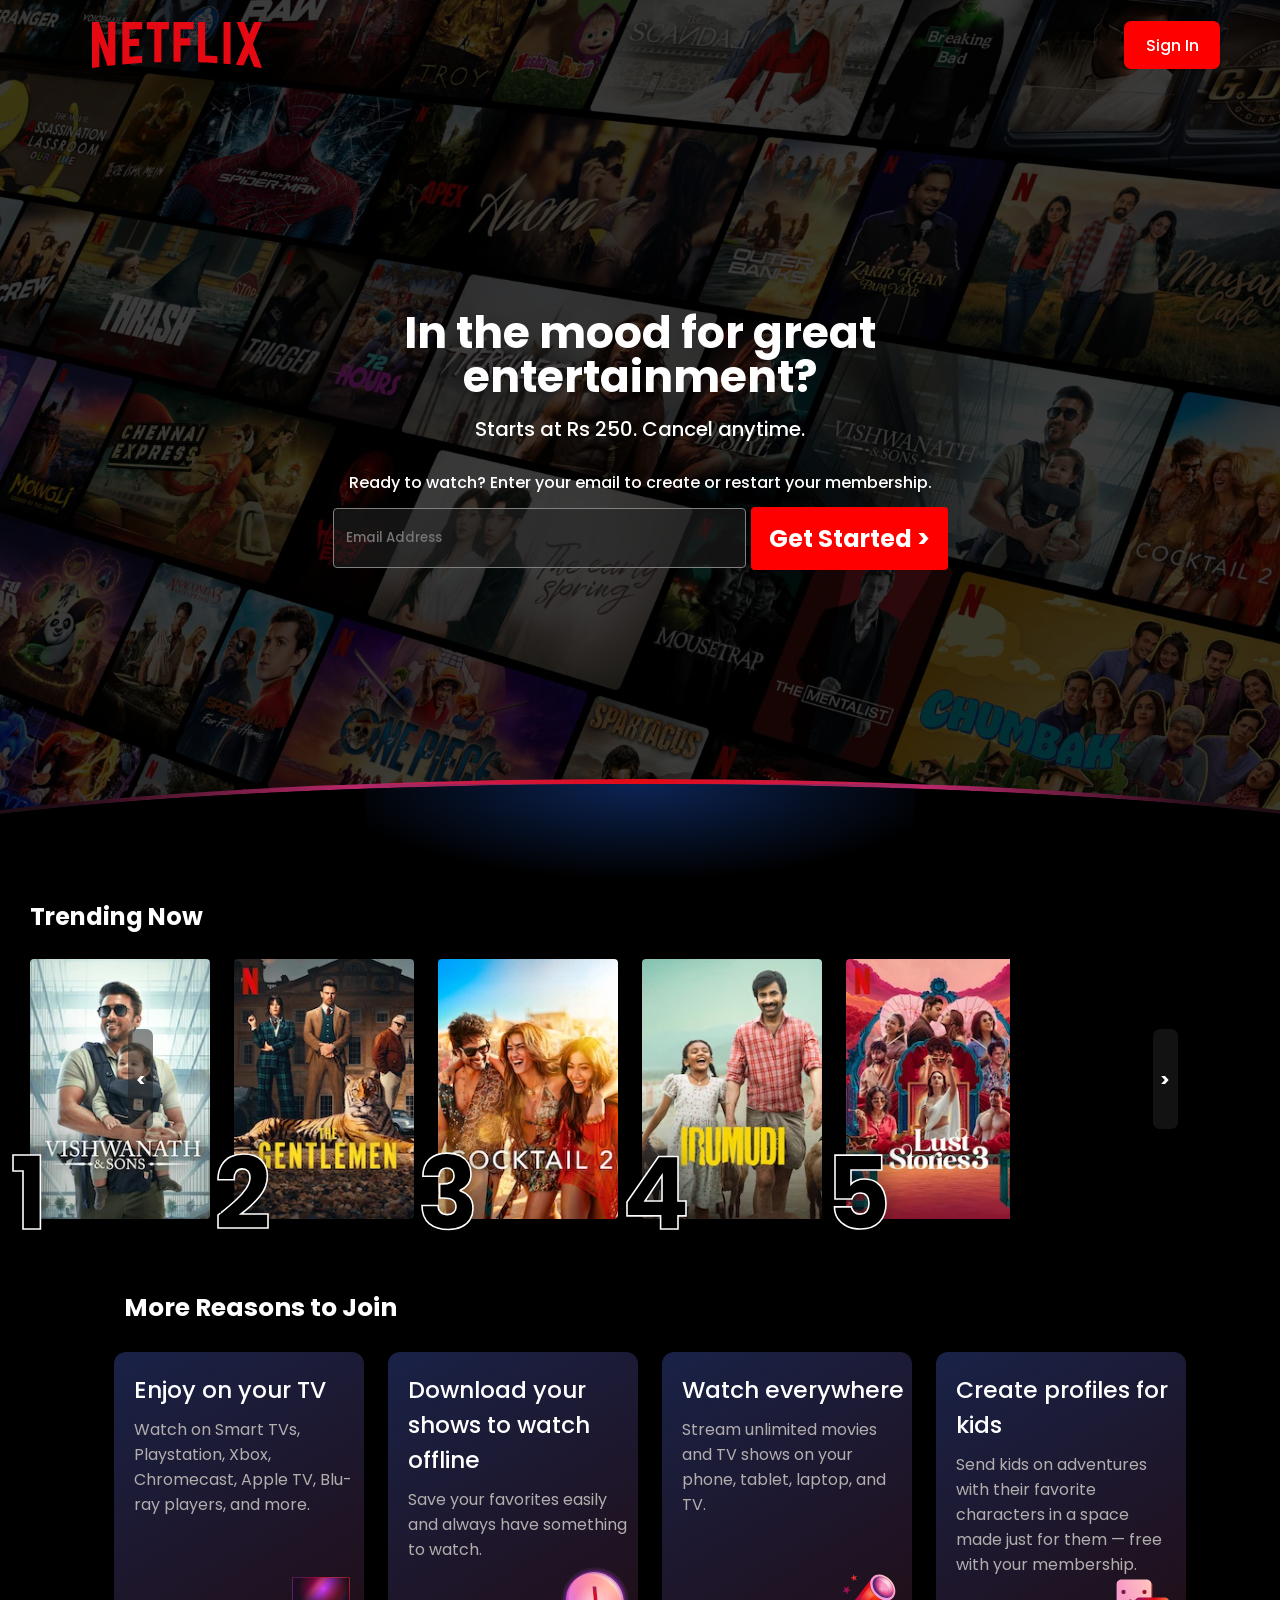
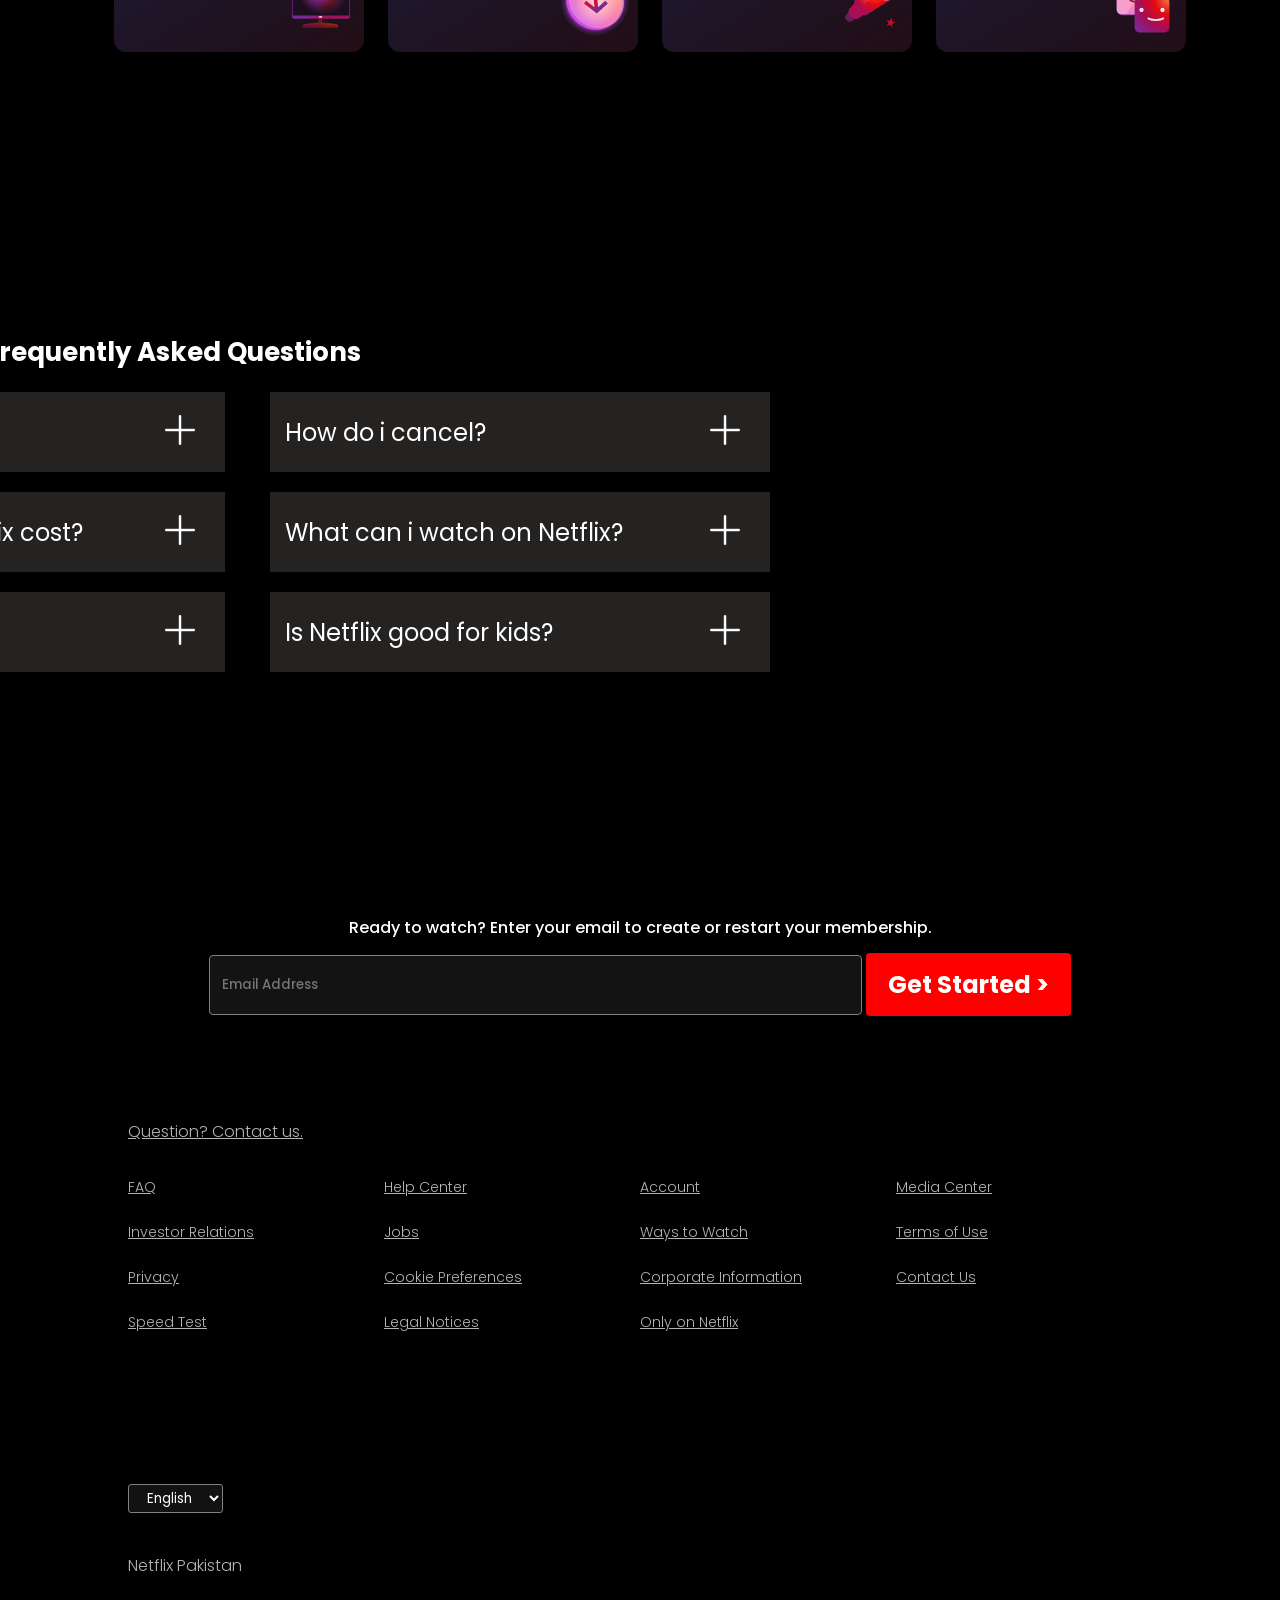
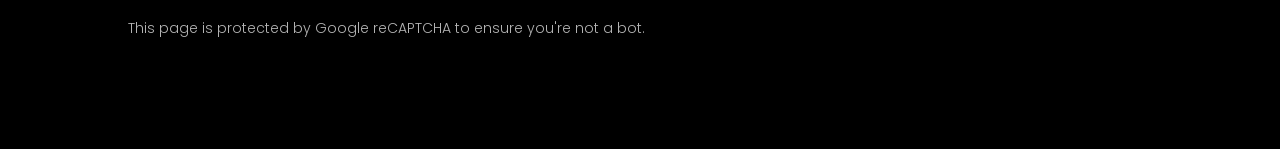
<file: Index.html>
<!DOCTYPE html>
<html lang="en">

<head>
    <meta charset="UTF-8">
    <meta name="viewport" content="width=device-width, initial-scale=1.0">
    <title>Netflix:clone</title>
    <link rel="stylesheet" href="style.css">
</head>

<body>
    <div class="main">

        <nav>
            <div class="navparent">
            <svg class="logo" xmlns="http://www.w3.org/2000/svg" width="170" height="70" fill="none"
                viewBox="0 0 370 100" crxlauncher-bridged="" crxlauncher="">
                <path fill="#e50914"
                    d="M50.83 93.54V0H35.21v56.77L14.9 0H0v100c5.31-.83 10.31-1.56 15.94-2.19V43.23l17.81 52.4c5.94-.84 11.56-1.15 17.08-2.09m30.84-56.87V15.63h27.6V0H66.04v92.3l43.23-3.45v-15c-9.27.32-18.44 1.05-27.6 1.67V52.3c5.83-.31 13.95-.31 20.83-.31V36.35c-5.52 0-14.8.32-20.83.32m85.73-21.04V0h-48.03v15.63h16.15V87.7c5.1-.21 10.42-.21 15.63-.21V15.63zm25.41 19.9v-19.9h28.34V0H177.4v86.67h15.41V51.15h21.36V35.52zm53.65 37.39V0h-15.63v87.7a930 930 0 0 1 42.2 2.1V74.26c-8.65-.42-17.61-1.14-26.57-1.35m39.79 17.91c5 .32 10.2.52 15.31 1.15V0h-15.31zM370 0h-17.08l-10.94 26.25L331.78 0H314.9l18.23 46.98-20.1 45.83c5.62.73 11.14 1.04 16.76 1.98l11.46-26.56 11.15 28.96c5.93.94 11.77 1.98 17.6 2.81l-19.8-52.4z" />
            </svg>
            <button class="btn signin">Sign In</button>
        </div>
        </nav>
        <div class="box"></div>
        <main>

            <div class="parent2">
                <div class="para">
                    <span>
                        <p class="heapara">In the mood for great <br>entertainment?</p>
                        <p class="norpara">Starts at Rs 250. Cancel anytime.</p>
                        <p class="norpara2">Ready to watch? Enter your email to create or restart your membership.
                        </p>
                    </span>
                </div>
            </div>

            <div class="parent3">
                <div class="upemail">
                <input type="email" placeholder="Email Address" class="email" id="firstemail"
                autocomplete="email">
                <button class="btn get">Get Started ></button>
                </div>
            </div>
        </main>
        <div class="parentseparation">
            <div class="separation">
                <div class="glow"></div>
            </div>
        </div>
        <div class="btnnn">
            <button class="btnn left">
                <</button>
                    <button class="btnn right">></button>
        </div>
        <div class="sectiontwo">
        <div class="popular">
            <div class="trending">
                Trending Now
            </div>
            <div class="movieparent">
                <div class="movie movies movie1"><span>1</span></div>
                <div class="movie movies movie2"><span>2</span></div>
                <div class="movie movies movie3"><span>3</span></div>
                <div class="movie movies movie4"><span>4</span></div>
                <div class="movie movies movie5"><span>5</span></div>
                <div class="movie movies movie6"><span>6</span></div>
                <div class="movie movies movie7"><span>7</span></div>
                <div class="movie movies movie8"><span>8</span></div>
                <div class="movie movies movie9"><span>9</span></div>
            </div>

        </div>

        <div class="cardssparent">
            <div class="cardsparent">
                <div class="more">More Reasons to Join</div>
                <div class="cards card1">
                    <span class="letters">
                        <h3>Enjoy on your TV</h3>
                        <p class="choteletters">Watch on Smart TVs, Playstation, Xbox, Chromecast, Apple TV, Blu-ray
                            players, and more.</p>

                        <span class="parentcomputer">


                            <svg width="72" height="72" viewBox="0 0 72 72" fill="none" class="computer">
                                <g id="television-core-small">
                                    <path id="Vector" fill-rule="evenodd" clip-rule="evenodd"
                                        d="M37.2 53.3992C37.2 52.7365 36.6628 52.1992 36 52.1992H34.8C34.1373 52.1992 33.6 52.7365 33.6 53.3992V56.2636C33.6 56.9129 33.0834 57.4433 32.4347 57.4739C30.3013 57.5744 28.1719 57.7834 26.0546 58.1011L19.444 59.0926C18.2692 59.2688 17.4 60.2782 17.4 61.4662V62.0992C17.4 62.4304 17.6686 62.6992 18 62.6992H52.8C53.1314 62.6992 53.4 62.4304 53.4 62.0992V61.4662C53.4 60.2782 52.5309 59.2688 51.3561 59.0926L44.7454 58.1011C42.6282 57.7834 40.4987 57.5744 38.3653 57.4739C37.7167 57.4433 37.2 56.9129 37.2 56.2636V53.3992Z"
                                        fill="url(#paint0_radial_5179_1308)"></path>
                                    <path id="Vector_2"
                                        d="M18.6 60.7388C18.6 60.2306 18.9587 59.796 19.4602 59.711C22.0196 59.2775 29.7585 58.0508 35.4 58.0508C41.0415 58.0508 48.7804 59.2775 51.3398 59.711C51.8412 59.796 52.2 60.2306 52.2 60.7388C52.2 60.902 52.0575 61.0268 51.8967 61.0004C50.1219 60.707 40.9704 59.2409 35.4 59.2409C29.8295 59.2409 20.678 60.707 18.9033 61.0004C18.7425 61.0268 18.6 60.902 18.6 60.7388Z"
                                        fill="url(#paint1_radial_5179_1308)"></path>
                                    <path id="Vector_3"
                                        d="M63 12H8.99995C8.00584 12 7.19995 12.8059 7.19995 13.8V51.6C7.19995 52.5941 8.00584 53.4 8.99995 53.4H63C63.9941 53.4 64.8 52.5941 64.8 51.6V13.8C64.8 12.8059 63.9941 12 63 12Z"
                                        fill="url(#paint2_linear_5179_1308)"></path>
                                    <path id="Vector_4"
                                        d="M63 12H8.99995C8.00584 12 7.19995 12.8059 7.19995 13.8V51.6C7.19995 52.5941 8.00584 53.4 8.99995 53.4H63C63.9941 53.4 64.8 52.5941 64.8 51.6V13.8C64.8 12.8059 63.9941 12 63 12Z"
                                        fill="url(#paint3_radial_5179_1308)"></path>
                                    <path id="Vector_5" fill-rule="evenodd" clip-rule="evenodd"
                                        d="M8.99995 12.6H63C63.663 12.6 64.2 13.1372 64.2 13.8V50.4H7.79995V13.8C7.79995 13.1372 8.33719 12.6 8.99995 12.6ZM7.19995 50.4V13.8C7.19995 12.8059 8.00581 12 8.99995 12H63C63.9942 12 64.8 12.8059 64.8 13.8V50.4V51.6C64.8 52.5941 63.9942 53.4 63 53.4H8.99995C8.00581 53.4 7.19995 52.5941 7.19995 51.6V50.4Z"
                                        fill="url(#paint4_radial_5179_1308)"></path>
                                    <path id="Vector_6"
                                        d="M35.4 52.8C36.3941 52.8 37.2 52.3971 37.2 51.9C37.2 51.4029 36.3941 51 35.4 51C34.4059 51 33.6 51.4029 33.6 51.9C33.6 52.3971 34.4059 52.8 35.4 52.8Z"
                                        fill="url(#paint5_radial_5179_1308)"></path>
                                </g>
                                <defs>
                                    <radialGradient id="paint0_radial_5179_1308" cx="0" cy="0" r="1"
                                        gradientUnits="userSpaceOnUse"
                                        gradientTransform="translate(50.3269 49.3723) rotate(118.526) scale(55.1579 46.2871)">
                                        <stop stop-color="#802600"></stop>
                                        <stop offset="0.333333" stop-color="#6F181D"></stop>
                                        <stop offset="0.666667" stop-color="#5B1333"></stop>
                                        <stop offset="1" stop-color="#391945"></stop>
                                    </radialGradient>
                                    <radialGradient id="paint1_radial_5179_1308" cx="0" cy="0" r="1"
                                        gradientUnits="userSpaceOnUse"
                                        gradientTransform="translate(48.1077 53.6128) rotate(158.116) scale(32.7275 42.219)">
                                        <stop stop-color="#99421D"></stop>
                                        <stop offset="0.333333" stop-color="#99161D"></stop>
                                        <stop offset="0.666667" stop-color="#7D1845"></stop>
                                        <stop offset="1" stop-color="#59216E"></stop>
                                    </radialGradient>
                                    <linearGradient id="paint2_linear_5179_1308" x1="10.4727" y1="14.9572" x2="56.1755"
                                        y2="51.4814" gradientUnits="userSpaceOnUse">
                                        <stop stop-color="#99161D"></stop>
                                        <stop offset="0.245283" stop-color="#CA005B"></stop>
                                        <stop offset="0.346698" stop-color="#FF479A"></stop>
                                        <stop offset="0.46934" stop-color="#CC3CFF"></stop>
                                        <stop offset="0.735849" stop-color="#BC1A22"></stop>
                                        <stop offset="1" stop-color="#C94FF5"></stop>
                                    </linearGradient>
                                    <radialGradient id="paint3_radial_5179_1308" cx="0" cy="0" r="1"
                                        gradientUnits="userSpaceOnUse"
                                        gradientTransform="translate(38.6181 23.8286) rotate(90) scale(25.9571 25.8545)">
                                        <stop stop-color="#1C0E20" stop-opacity="0"></stop>
                                        <stop offset="1" stop-color="#1C0E20"></stop>
                                    </radialGradient>
                                    <radialGradient id="paint4_radial_5179_1308" cx="0" cy="0" r="1"
                                        gradientUnits="userSpaceOnUse"
                                        gradientTransform="translate(54 20.1938) rotate(144.293) scale(47.2897 44.8232)">
                                        <stop stop-color="#EF7744"></stop>
                                        <stop offset="0.333333" stop-color="#E50914"></stop>
                                        <stop offset="0.666667" stop-color="#A70D53"></stop>
                                        <stop offset="1" stop-color="#792A95"></stop>
                                    </radialGradient>
                                    <radialGradient id="paint5_radial_5179_1308" cx="0" cy="0" r="1"
                                        gradientUnits="userSpaceOnUse"
                                        gradientTransform="translate(36.525 51.3562) rotate(135) scale(4.58735)">
                                        <stop stop-color="#FFDCCC"></stop>
                                        <stop offset="0.333333" stop-color="#FFBDC0"></stop>
                                        <stop offset="0.666667" stop-color="#F89DC6"></stop>
                                        <stop offset="1" stop-color="#E4A1FA"></stop>
                                    </radialGradient>
                                </defs>
                            </svg>

                        </span>
                    </span>

                </div>
                <div class="cards card2">
                    <span class="letters">
                        <h3>Download your shows to watch offline</h3>
                        <p class="choteletters">Save your favorites easily and always have something to watch.</p>
                        <span class="parentarrow">

                            <svg width="72" height="72" viewBox="0 0 72 72" fill="none" class="arrow">
                                <g id="download-core-small">
                                    <path id="Vector"
                                        d="M36 70.2008C54.8882 70.2008 70.2001 54.8889 70.2001 36.0008C70.2001 17.1126 54.8882 1.80078 36 1.80078C17.1119 1.80078 1.80005 17.1126 1.80005 36.0008C1.80005 54.8889 17.1119 70.2008 36 70.2008Z"
                                        fill="url(#paint0_radial_5179_7940)"></path>
                                    <path id="Vector_2" opacity="0.4"
                                        d="M64.7658 36.195C65.5206 51.5916 53.7908 63.5824 38.5668 62.977C23.3428 62.3722 10.3893 49.4 9.63446 34.0034C8.87954 18.6068 20.6091 6.61594 35.8331 7.22116C51.0571 7.82638 64.0104 20.7984 64.7658 36.195Z"
                                        fill="url(#paint1_radial_5179_7940)"></path>
                                    <path id="Vector_3"
                                        d="M62.3657 37.9958C63.1205 53.3924 51.3908 65.3832 36.1668 64.7778C20.9428 64.173 7.9893 51.2008 7.23444 35.8041C6.47952 20.4075 18.2091 8.41672 33.4331 9.02194C48.6571 9.62716 61.6103 22.5992 62.3657 37.9958Z"
                                        fill="url(#paint2_radial_5179_7940)"></path>
                                    <path id="Vector_4" opacity="0.5"
                                        d="M64.7658 36.195C65.5206 51.5916 53.7908 63.5824 38.5668 62.977C23.3428 62.3722 10.3893 49.4 9.63446 34.0034C8.87954 18.6068 20.6091 6.61594 35.8331 7.22116C51.0571 7.82638 64.0104 20.7984 64.7658 36.195Z"
                                        fill="url(#paint3_radial_5179_7940)"></path>
                                    <path id="Vector_5" opacity="0.6"
                                        d="M36.9 60.6C48.6636 60.6 58.2 51.0637 58.2 39.3C58.2 27.5363 48.6636 18 36.9 18C25.1363 18 15.6 27.5363 15.6 39.3C15.6 51.0637 25.1363 60.6 36.9 60.6Z"
                                        fill="url(#paint4_radial_5179_7940)"></path>
                                    <path id="Vector_6" fill-rule="evenodd" clip-rule="evenodd"
                                        d="M39.0849 42.2727L46.3387 35.76L48.8945 38.5142L38.9118 47.477L37.8466 48.4333L36.6071 47.477L24.9899 38.5142L27.0434 35.76L35.4849 42.2727L33.6 21.6016H37.2L39.0849 42.2727Z"
                                        fill="url(#paint5_radial_5179_7940)"></path>
                                    <path id="Vector_7" opacity="0.4" fill-rule="evenodd" clip-rule="evenodd"
                                        d="M61.6566 34.9618C61.7832 35.3893 62.391 35.3233 62.3694 34.878C61.6962 21.1369 50.1509 9.55975 36.5817 9.01957C34.4606 8.93515 32.4155 9.12541 30.4772 9.55909C30.0745 9.64915 30.1575 10.2082 30.5697 10.2246C45.0094 10.7979 57.6246 21.2971 61.6566 34.9618Z"
                                        fill="url(#paint6_radial_5179_7940)"></path>
                                </g>
                                <defs>
                                    <radialGradient id="paint0_radial_5179_7940" cx="0" cy="0" r="1"
                                        gradientUnits="userSpaceOnUse"
                                        gradientTransform="translate(36.0001 36.1837) rotate(-90) scale(34.3829)">
                                        <stop offset="0.782019" stop-color="#982DBE"></stop>
                                        <stop offset="0.906819" stop-color="#B038DC" stop-opacity="0.2"></stop>
                                        <stop offset="1" stop-color="#E4A1FA" stop-opacity="0"></stop>
                                    </radialGradient>
                                    <radialGradient id="paint1_radial_5179_7940" cx="0" cy="0" r="1"
                                        gradientUnits="userSpaceOnUse"
                                        gradientTransform="translate(52.9937 20.0992) rotate(135) scale(49.9836)">
                                        <stop stop-color="#FFDCCC"></stop>
                                        <stop offset="0.333333" stop-color="#FFBDC0"></stop>
                                        <stop offset="0.666667" stop-color="#F89DC6"></stop>
                                        <stop offset="1" stop-color="#E4A1FA"></stop>
                                    </radialGradient>
                                    <radialGradient id="paint2_radial_5179_7940" cx="0" cy="0" r="1"
                                        gradientUnits="userSpaceOnUse"
                                        gradientTransform="translate(52.7999 19.6937) rotate(135) scale(53.1037)">
                                        <stop stop-color="#FFA984"></stop>
                                        <stop offset="0.333333" stop-color="#FF787F"></stop>
                                        <stop offset="0.666667" stop-color="#F45FA2"></stop>
                                        <stop offset="1" stop-color="#C44AF1"></stop>
                                    </radialGradient>
                                    <radialGradient id="paint3_radial_5179_7940" cx="0" cy="0" r="1"
                                        gradientUnits="userSpaceOnUse"
                                        gradientTransform="translate(52.9937 20.0992) rotate(135) scale(49.9836)">
                                        <stop stop-color="#FFDCCC"></stop>
                                        <stop offset="0.333333" stop-color="#FFBDC0"></stop>
                                        <stop offset="0.666667" stop-color="#F89DC6"></stop>
                                        <stop offset="1" stop-color="#E4A1FA"></stop>
                                    </radialGradient>
                                    <radialGradient id="paint4_radial_5179_7940" cx="0" cy="0" r="1"
                                        gradientUnits="userSpaceOnUse"
                                        gradientTransform="translate(36.9 39.3) scale(21.3)">
                                        <stop stop-color="white"></stop>
                                        <stop offset="1" stop-color="white" stop-opacity="0"></stop>
                                    </radialGradient>
                                    <radialGradient id="paint5_radial_5179_7940" cx="0" cy="0" r="1"
                                        gradientUnits="userSpaceOnUse"
                                        gradientTransform="translate(31.2 32.1016) rotate(39.5226) scale(15.5567)">
                                        <stop stop-color="#EF7744"></stop>
                                        <stop offset="0.2406" stop-color="#E50914"></stop>
                                        <stop offset="1" stop-color="#792A95"></stop>
                                    </radialGradient>
                                    <radialGradient id="paint6_radial_5179_7940" cx="0" cy="0" r="1"
                                        gradientUnits="userSpaceOnUse"
                                        gradientTransform="translate(50.7 21.3) rotate(-180) scale(30)">
                                        <stop stop-color="white"></stop>
                                        <stop offset="1" stop-color="white" stop-opacity="0"></stop>
                                    </radialGradient>
                                </defs>
                            </svg>
                        </span>
                    </span>
                </div>
                <div class="cards card3">
                    <span class="letters">
                        <h3>Watch everywhere</h3>
                        <p class="choteletters">Stream unlimited movies and TV shows on your phone, tablet, laptop, and
                            TV.</p>
                        <span class="parenttelescope">

                            <svg width="72" height="72" viewBox="0 0 72 72" fill="none" class="telescope">
                                <g id="telescope-core-small">
                                    <path id="Vector"
                                        d="M24.0492 36.6016L33.6 46.3898L17.8029 56.8633C17.8029 56.8633 15.8891 57.6983 13.625 55.2638C11.361 52.8293 12.1235 51.238 12.1235 51.238L24.0492 36.6016Z"
                                        fill="url(#paint0_radial_5179_1664)"></path>
                                    <path id="Vector_2"
                                        d="M25.0344 34.1992L36 46.151L25.0616 53.8043C25.0616 53.8043 21.8289 55.0984 18.0987 51.0172C14.3686 46.9358 15.9198 44.5105 15.9198 44.5105L25.0344 34.1992Z"
                                        fill="url(#paint1_radial_5179_1664)"></path>
                                    <path id="Vector_3"
                                        d="M39 13.0195L59.1 33.6788L32.5325 50.4142C32.5325 50.4142 28.7459 50.2552 24.3978 45.4897C20.0498 40.7243 21.4096 35.8101 21.4096 35.8101L39 13.0195Z"
                                        fill="url(#paint2_radial_5179_1664)"></path>
                                    <path id="Vector_4"
                                        d="M57.6709 15.3516C63.1044 21.2807 63.9858 29.2883 59.6386 33.2371C55.2916 37.186 47.3628 35.5806 41.9292 29.6515C36.4954 23.7224 35.6145 15.7148 39.9615 11.766C44.3084 7.81716 52.2372 9.42252 57.6709 15.3516Z"
                                        fill="url(#paint3_radial_5179_1664)"></path>
                                    <path id="Vector_5"
                                        d="M58.3787 31.255C54.8121 34.5032 48.2143 33.0817 43.6421 28.0798C39.07 23.078 38.2547 16.39 41.8213 13.1419C45.3879 9.89364 51.9857 11.3152 56.5579 16.3171C61.1298 21.3189 61.9452 28.0069 58.3787 31.255Z"
                                        fill="url(#paint4_radial_5179_1664)"></path>
                                    <path id="Vector_6" opacity="0.85"
                                        d="M59.6783 28.823C60.576 24.1785 59.6544 20.5934 56.1603 16.6199C52.6662 12.6464 47.3508 10.8657 43.7796 12.7598C39.371 15.098 48.3734 13.5961 53.4577 19.5815C57.8259 24.724 58.8516 33.1009 59.6783 28.823Z"
                                        fill="url(#paint5_radial_5179_1664)"></path>
                                    <path id="Vector_7" opacity="0.4"
                                        d="M50.3979 25.2452C50.4549 26.7239 49.2932 27.7677 47.8032 27.5766C46.3131 27.3856 45.059 26.032 45.002 24.5532C44.945 23.0745 46.1067 22.0307 47.5968 22.2218C49.0868 22.4128 50.341 23.7664 50.3979 25.2452Z"
                                        fill="url(#paint6_radial_5179_1664)"></path>
                                    <path id="Vector_8" opacity="0.6"
                                        d="M36.9217 21.0039L26.4258 34.3627C26.3297 36.4604 28.2903 39.5534 30.0334 40.8344L41.2345 29.9105C39.6 28.2005 36.9591 24.1025 36.9217 21.0039Z"
                                        fill="url(#paint7_radial_5179_1664)"></path>
                                    <path id="Vector_9" fill-rule="evenodd" clip-rule="evenodd"
                                        d="M20.0576 9.60156L21.479 11.7187L24 11.0654L22.3575 13.0272L23.7789 15.1444L21.3424 14.2397L19.7 16.2016L19.8365 13.6806L17.4 12.7759L19.9209 12.1225L20.0576 9.60156ZM58.776 52.8016L58.9623 56.4685L62.4 57.4188L59.0774 58.7347L59.2637 62.4016L57.0239 59.548L53.7014 60.8638L55.6397 57.7843L53.4 54.9307L56.8377 55.8811L58.776 52.8016ZM15.206 24.2101L15.8768 21.0016L13.4793 23.1964L10.6853 21.5563L11.9975 24.553L9.59998 26.7478L12.8085 26.405L14.1207 29.4016L14.7915 26.1931L18 25.8502L15.206 24.2101Z"
                                        fill="url(#paint8_linear_5179_1664)"></path>
                                </g>
                                <defs>
                                    <radialGradient id="paint0_radial_5179_1664" cx="0" cy="0" r="1"
                                        gradientUnits="userSpaceOnUse"
                                        gradientTransform="translate(36.6875 32.7016) rotate(135) scale(34.9134)">
                                        <stop stop-color="#99421D"></stop>
                                        <stop offset="0.333333" stop-color="#99161D"></stop>
                                        <stop offset="0.666667" stop-color="#7D1845"></stop>
                                        <stop offset="1" stop-color="#59216E"></stop>
                                    </radialGradient>
                                    <radialGradient id="paint1_radial_5179_1664" cx="0" cy="0" r="1"
                                        gradientUnits="userSpaceOnUse"
                                        gradientTransform="translate(42.5937 27.2992) rotate(135) scale(44.5477 44.5279)">
                                        <stop stop-color="#EF7744"></stop>
                                        <stop offset="0.333333" stop-color="#E50914"></stop>
                                        <stop offset="0.666667" stop-color="#A70D53"></stop>
                                        <stop offset="1" stop-color="#792A95"></stop>
                                    </radialGradient>
                                    <radialGradient id="paint2_radial_5179_1664" cx="0" cy="0" r="1"
                                        gradientUnits="userSpaceOnUse"
                                        gradientTransform="translate(42.3 29.106) rotate(135) scale(31.8127)">
                                        <stop stop-color="#FB540D"></stop>
                                        <stop offset="0.333333" stop-color="#E50914"></stop>
                                        <stop offset="0.666667" stop-color="#A70D53"></stop>
                                        <stop offset="1" stop-color="#792A95"></stop>
                                    </radialGradient>
                                    <radialGradient id="paint3_radial_5179_1664" cx="0" cy="0" r="1"
                                        gradientUnits="userSpaceOnUse"
                                        gradientTransform="translate(57.675 14.7078) rotate(134.326) scale(24.0433 24.0367)">
                                        <stop stop-color="#FFDCCC"></stop>
                                        <stop offset="0.333333" stop-color="#FFBDC0"></stop>
                                        <stop offset="0.666667" stop-color="#F89DC6"></stop>
                                        <stop offset="1" stop-color="#E4A1FA"></stop>
                                    </radialGradient>
                                    <radialGradient id="paint4_radial_5179_1664" cx="0" cy="0" r="1"
                                        gradientUnits="userSpaceOnUse"
                                        gradientTransform="translate(52.1305 21.273) rotate(141.875) scale(9.87138 12.8159)">
                                        <stop offset="0.307292" stop-color="#F89DC6"></stop>
                                        <stop offset="0.645392" stop-color="#E75094"></stop>
                                        <stop offset="1" stop-color="#59216E"></stop>
                                    </radialGradient>
                                    <radialGradient id="paint5_radial_5179_1664" cx="0" cy="0" r="1"
                                        gradientUnits="userSpaceOnUse"
                                        gradientTransform="translate(55.8 15.6) rotate(135) scale(13.1522)">
                                        <stop stop-color="white"></stop>
                                        <stop offset="1" stop-color="white" stop-opacity="0"></stop>
                                    </radialGradient>
                                    <radialGradient id="paint6_radial_5179_1664" cx="0" cy="0" r="1"
                                        gradientUnits="userSpaceOnUse"
                                        gradientTransform="translate(49.2362 22.9648) rotate(131.079) scale(5.08644 6.006)">
                                        <stop stop-color="white"></stop>
                                        <stop offset="1" stop-color="white" stop-opacity="0"></stop>
                                    </radialGradient>
                                    <radialGradient id="paint7_radial_5179_1664" cx="0" cy="0" r="1"
                                        gradientUnits="userSpaceOnUse"
                                        gradientTransform="translate(36.8758 29.1353) rotate(137.622) scale(13.5764)">
                                        <stop stop-color="#FFA984"></stop>
                                        <stop offset="1" stop-color="#F7636B" stop-opacity="0"></stop>
                                    </radialGradient>
                                    <linearGradient id="paint8_linear_5179_1664" x1="44.65" y1="27.9016" x2="24.25"
                                        y2="48.3016" gradientUnits="userSpaceOnUse">
                                        <stop stop-color="#EF7744"></stop>
                                        <stop offset="0.333333" stop-color="#E50914"></stop>
                                        <stop offset="0.666667" stop-color="#A70D53"></stop>
                                        <stop offset="1" stop-color="#792A95"></stop>
                                    </linearGradient>
                                </defs>
                            </svg>
                        </span>
                    </span>
                </div>
                <div class="cards card4">
                    <span class="letters">
                        <h3>Create profiles for kids</h3>
                        <p class="choteletters">Send kids on adventures with their favorite characters in a space made
                            just for them — free with your membership.</p>
                        <span class="parentsmile">

                            <svg width="72" height="72" viewBox="0 0 72 72" fill="none" class="smile">
                                <g id="profiles-core-small">
                                    <path id="Vector"
                                        d="M10.8 15.6008C10.8 12.9499 12.949 10.8008 15.5999 10.8008H40.8C43.4509 10.8008 45.6 12.9498 45.6 15.6008V40.8007C45.6 43.4516 43.4509 45.6007 40.8 45.6007H15.6C12.949 45.6007 10.8 43.4517 10.8 40.8007V15.6008Z"
                                        fill="url(#paint0_radial_5179_7919)"></path>
                                    <path id="Vector_2"
                                        d="M9.59998 14.4016C9.59998 11.7506 11.749 9.60162 14.4 9.60156H39.6C42.251 9.60156 44.4 11.7506 44.4 14.4016V39.6015C44.4 42.2525 42.251 44.4015 39.6 44.4015H14.4C11.749 44.4016 9.59998 42.2525 9.59998 39.6015V14.4016Z"
                                        fill="url(#paint1_radial_5179_7919)"></path>
                                    <path id="Vector_3"
                                        d="M18.6 21.9008C18.6 23.0606 17.6598 24.0008 16.5 24.0008C15.3402 24.0008 14.4 23.0606 14.4 21.9008C14.4 20.741 15.3402 19.8008 16.5 19.8008C17.6598 19.8008 18.6 20.741 18.6 21.9008Z"
                                        fill="url(#paint2_radial_5179_7919)"></path>
                                    <path id="Vector_4"
                                        d="M39.6 21.9008C39.6 23.0606 38.6598 24.0008 37.5 24.0008C36.3402 24.0008 35.4 23.0606 35.4 21.9008C35.4 20.741 36.3402 19.8008 37.5 19.8008C38.6598 19.8008 39.6 20.741 39.6 21.9008Z"
                                        fill="url(#paint3_radial_5179_7919)"></path>
                                    <path id="Vector_5"
                                        d="M23.6713 29.4501C23.2437 29.1967 22.6917 29.3379 22.4383 29.7655C22.1848 30.1932 22.3261 30.7452 22.7537 30.9986C23.8254 31.6337 26.769 32.7744 30.6375 32.7744C34.506 32.7744 37.4497 31.6337 38.5213 30.9986C38.949 30.7452 39.0902 30.1932 38.8368 29.7655C38.5834 29.3379 38.0313 29.1967 37.6037 29.4501C36.8191 29.9151 34.194 30.9744 30.6375 30.9744C27.081 30.9744 24.456 29.9151 23.6713 29.4501Z"
                                        fill="url(#paint4_radial_5179_7919)"></path>
                                    <path id="Vector_6" opacity="0.35"
                                        d="M19.2 44.4016H28.2L32.4 27.6016C30.2787 28.1801 28.4542 29.5387 27.2921 31.4053L19.2 44.4016Z"
                                        fill="url(#paint5_radial_5179_7919)"></path>
                                    <path id="Vector_7"
                                        d="M27.6 32.4016C27.6 29.7506 29.749 27.6016 32.4 27.6016L57.6 27.6016C60.2508 27.6016 62.4 29.7506 62.4 32.4016V57.6015C62.4 60.2524 60.2508 62.4016 57.6 62.4016H32.4C29.749 62.4016 27.6 60.2524 27.6 57.6016V32.4016Z"
                                        fill="url(#paint6_radial_5179_7919)"></path>
                                    <path id="Vector_8"
                                        d="M36.6 39.9008C36.6 41.0606 35.6598 42.0008 34.5 42.0008C33.3402 42.0008 32.4 41.0606 32.4 39.9008C32.4 38.741 33.3402 37.8008 34.5 37.8008C35.6598 37.8008 36.6 38.741 36.6 39.9008Z"
                                        fill="url(#paint7_radial_5179_7919)"></path>
                                    <path id="Vector_9"
                                        d="M57.6 39.9008C57.6 41.0606 56.6598 42.0008 55.5 42.0008C54.3402 42.0008 53.4 41.0606 53.4 39.9008C53.4 38.741 54.3402 37.8008 55.5 37.8008C56.6598 37.8008 57.6 38.741 57.6 39.9008Z"
                                        fill="url(#paint8_radial_5179_7919)"></path>
                                    <path id="Vector_10"
                                        d="M41.8213 47.6025C41.3937 47.349 40.8416 47.4903 40.5882 47.9179C40.3348 48.3455 40.476 48.8976 40.9037 49.1509C41.9753 49.786 44.919 50.9267 48.7875 50.9267C52.656 50.9267 55.5996 49.786 56.6713 49.1509C57.0989 48.8976 57.2402 48.3455 56.9867 47.9179C56.7333 47.4903 56.1813 47.349 55.7537 47.6025C54.969 48.0674 52.344 49.1267 48.7875 49.1267C45.231 49.1267 42.6059 48.0674 41.8213 47.6025Z"
                                        fill="url(#paint9_radial_5179_7919)"></path>
                                </g>
                                <defs>
                                    <radialGradient id="paint0_radial_5179_7919" cx="0" cy="0" r="1"
                                        gradientUnits="userSpaceOnUse"
                                        gradientTransform="translate(39.075 17.6882) rotate(135) scale(32.8097)">
                                        <stop stop-color="#99421D"></stop>
                                        <stop offset="0.333333" stop-color="#99161D"></stop>
                                        <stop offset="0.666667" stop-color="#7D1845"></stop>
                                        <stop offset="1" stop-color="#59216E"></stop>
                                    </radialGradient>
                                    <radialGradient id="paint1_radial_5179_7919" cx="0" cy="0" r="1"
                                        gradientUnits="userSpaceOnUse"
                                        gradientTransform="translate(62.4 8.70157) rotate(133.87) scale(75.3216)">
                                        <stop stop-color="#FFDCCC"></stop>
                                        <stop offset="0.333333" stop-color="#FFBDC0"></stop>
                                        <stop offset="0.666667" stop-color="#F89DC6"></stop>
                                        <stop offset="1" stop-color="#E4A1FA"></stop>
                                    </radialGradient>
                                    <radialGradient id="paint2_radial_5179_7919" cx="0" cy="0" r="1"
                                        gradientUnits="userSpaceOnUse"
                                        gradientTransform="translate(60.3 11.1008) rotate(133.939) scale(68.7426 55.9547)">
                                        <stop stop-color="#99421D"></stop>
                                        <stop offset="0.333333" stop-color="#99161D"></stop>
                                        <stop offset="0.666667" stop-color="#7D1845"></stop>
                                        <stop offset="1" stop-color="#59216E"></stop>
                                    </radialGradient>
                                    <radialGradient id="paint3_radial_5179_7919" cx="0" cy="0" r="1"
                                        gradientUnits="userSpaceOnUse"
                                        gradientTransform="translate(60.3 11.1008) rotate(133.939) scale(68.7426 55.9547)">
                                        <stop stop-color="#99421D"></stop>
                                        <stop offset="0.333333" stop-color="#99161D"></stop>
                                        <stop offset="0.666667" stop-color="#7D1845"></stop>
                                        <stop offset="1" stop-color="#59216E"></stop>
                                    </radialGradient>
                                    <radialGradient id="paint4_radial_5179_7919" cx="0" cy="0" r="1"
                                        gradientUnits="userSpaceOnUse"
                                        gradientTransform="translate(60.3 11.0994) rotate(133.939) scale(68.7426 55.9548)">
                                        <stop stop-color="#99421D"></stop>
                                        <stop offset="0.333333" stop-color="#99161D"></stop>
                                        <stop offset="0.666667" stop-color="#7D1845"></stop>
                                        <stop offset="1" stop-color="#59216E"></stop>
                                    </radialGradient>
                                    <radialGradient id="paint5_radial_5179_7919" cx="0" cy="0" r="1"
                                        gradientUnits="userSpaceOnUse"
                                        gradientTransform="translate(39.6 27.9016) rotate(135) scale(23.3345)">
                                        <stop stop-color="#FFA984"></stop>
                                        <stop offset="0.333333" stop-color="#FF787F"></stop>
                                        <stop offset="0.666667" stop-color="#F45FA2"></stop>
                                        <stop offset="1" stop-color="#C44AF1"></stop>
                                    </radialGradient>
                                    <radialGradient id="paint6_radial_5179_7919" cx="0" cy="0" r="1"
                                        gradientUnits="userSpaceOnUse"
                                        gradientTransform="translate(61.8 29.7016) rotate(135) scale(43.2749)">
                                        <stop stop-color="#EF7744"></stop>
                                        <stop offset="0.333333" stop-color="#E50914"></stop>
                                        <stop offset="0.666667" stop-color="#A70D53"></stop>
                                        <stop offset="1" stop-color="#792A95"></stop>
                                    </radialGradient>
                                    <radialGradient id="paint7_radial_5179_7919" cx="0" cy="0" r="1"
                                        gradientUnits="userSpaceOnUse"
                                        gradientTransform="translate(62.1 11.1008) rotate(137.146) scale(73.6614 60.3576)">
                                        <stop stop-color="#FFDCCC"></stop>
                                        <stop offset="0.333333" stop-color="#FDF6F6"></stop>
                                        <stop offset="0.666667" stop-color="#FADCE9"></stop>
                                        <stop offset="1" stop-color="#E4A1FA"></stop>
                                    </radialGradient>
                                    <radialGradient id="paint8_radial_5179_7919" cx="0" cy="0" r="1"
                                        gradientUnits="userSpaceOnUse"
                                        gradientTransform="translate(62.1 11.1008) rotate(137.146) scale(73.6614 60.3576)">
                                        <stop stop-color="#FFDCCC"></stop>
                                        <stop offset="0.333333" stop-color="#FDF6F6"></stop>
                                        <stop offset="0.666667" stop-color="#FADCE9"></stop>
                                        <stop offset="1" stop-color="#E4A1FA"></stop>
                                    </radialGradient>
                                    <radialGradient id="paint9_radial_5179_7919" cx="0" cy="0" r="1"
                                        gradientUnits="userSpaceOnUse"
                                        gradientTransform="translate(62.1 11.1017) rotate(137.146) scale(73.6614 60.3576)">
                                        <stop stop-color="#FFDCCC"></stop>
                                        <stop offset="0.333333" stop-color="#FDF6F6"></stop>
                                        <stop offset="0.666667" stop-color="#FADCE9"></stop>
                                        <stop offset="1" stop-color="#E4A1FA"></stop>
                                    </radialGradient>
                                </defs>
                            </svg>
                        </span>
                    </span>
                </div>
            </div>
        </div>
        
        <div class="parent4">
            <div class="frequently">
                Frequently Asked Questions
            </div>
            <div class="questions">
                    <div class="questionss">
                    <div class="question question1">
                        <span>
                            <h3 class="ask"><button>What is Netflix?</button></h3>
                            <h3 class="plus"><button><img src="Assets/Svg.Icons/plus.png" alt="" style="width: 30px; height: 30px; color: white;"></button></h3>
                    </span>
                </div>
                <div class="question question2">
                    <span>
                        <h3 class="ask"><button>How much does Netflix cost?</button></h3>
                        <h3 class="plus"><button><img src="Assets/Svg.Icons/plus.png" alt="" style="width: 30px; height: 30px; color: white;"></button></h3>
                    </span>
                </div>
                <div class="question question3">
                    <span>
                        <h3 class="ask"><button>Where can i watch?</button></h3>
                        <h3 class="plus"><button><img src="Assets/Svg.Icons/plus.png" alt="" style="width: 30px; height: 30px; color: white;"></button></h3>
                    </span>
                </div>
                </div>
                <div class="questionss2">

                    <div class="question question4">
                        <span>
                            <h3 class="ask"><button>How do i cancel?</button></h3>
                            <h3 class="plus"><button><img src="Assets/Svg.Icons/plus.png" alt="" style="width: 30px; height: 30px; color: white;"></button></h3>
                        </span>
                    </div>
                    <div class="question question5">
                        <span>
                            <h3 class="ask"><button>What can i watch on Netflix?</button></h3>
                            <h3 class="plus"><button><img src="Assets/Svg.Icons/plus.png" alt="" style="width: 30px; height: 30px; color: white;"></button></h3>
                        </span>
                    </div>
                    <div class="question question6">
                        <span>
                            <h3 class="ask"><button>Is Netflix good for kids?</button></h3>
                            <h3 class="plus"><button><img src="Assets/Svg.Icons/plus.png" alt="" style="width: 30px; height: 30px; color: white;"></button></h3>
                        </span>
                    </div>
                </div>
            </div>
        </div>
        <div class="parentdownemail">
            <span>
                <p class="ready">Ready to watch? Enter your email to create or restart your membership.</p>
                <div class="downemail">
                <input type="email" placeholder="Email Address" class="email emaill" id="secondemail" autocomplete="email">
                <button class="btn get started">Get Started ></button>
                </span>
            </div>
        </div>
 
    <section class="sectionthree">
    <footer class="parent5">
        <div class="linksparent">
            <div class="firstlink">
                <ul class="contact">
                    <li class="contactus"><a href="contactus">Question? Contact us.</a></li>
                </ul>
            </div>
            <div class="linkcolumn">
                <div class="alllinks">
                    <ul class="links">
                        <li class="link link1"><a href="FAQ">FAQ</a></li>
                        <li class="link link1"><a href="Help Center">Help Center</a></li>
                        <li class="link link1"><a href="Account">Account</a></li>
                        <li class="link link1"><a href="Media Center">Media Center</a></li>
                        <li class="link link1"><a href="Investor Relations">Investor Relations</a></li>
                    <li class="link link1"><a href="Jobs">Jobs</a></li>
                    <li class="link link1"><a href="Ways to Watch">Ways to Watch</a></li>
                    <li class="link link1"><a href="Terms of Use">Terms of Use</a></li>
                    <li class="link link1"><a href="Privacy">Privacy</a></li>
                    <li class="link link1"><a href="Cookie Preferences">Cookie Preferences</a></li>
                    <li class="link link1"><a href="Corporate Information">Corporate Information</a></li>
                    <li class="link link1"><a href="Contact Us">Contact Us</a></li>
                    <li class="link link1"><a href="Speed Test">Speed Test</a></li>
                    <li class="link link1"><a href="Legal Notices">Legal Notices</a></li>
                    <li class="link link1"><a href="Only on Netflix">Only on Netflix</a></li>
                </ul>
            </div>
        </div>
            <div class="selectparent">
                <select name="Langauge" id="Language" class="language">
                    <option class="english" value="English">English</option>
                </select>
        </div>
        <div class="netflixpk">
            <p>Netflix Pakistan</p>
        </div>
        <div class="robot">
            <p>This page is protected by Google reCAPTCHA to ensure you're not a bot.</p>
        </div>
        </div>
      </footer>
    </section>
 </div>
</body>
</html>
</file>
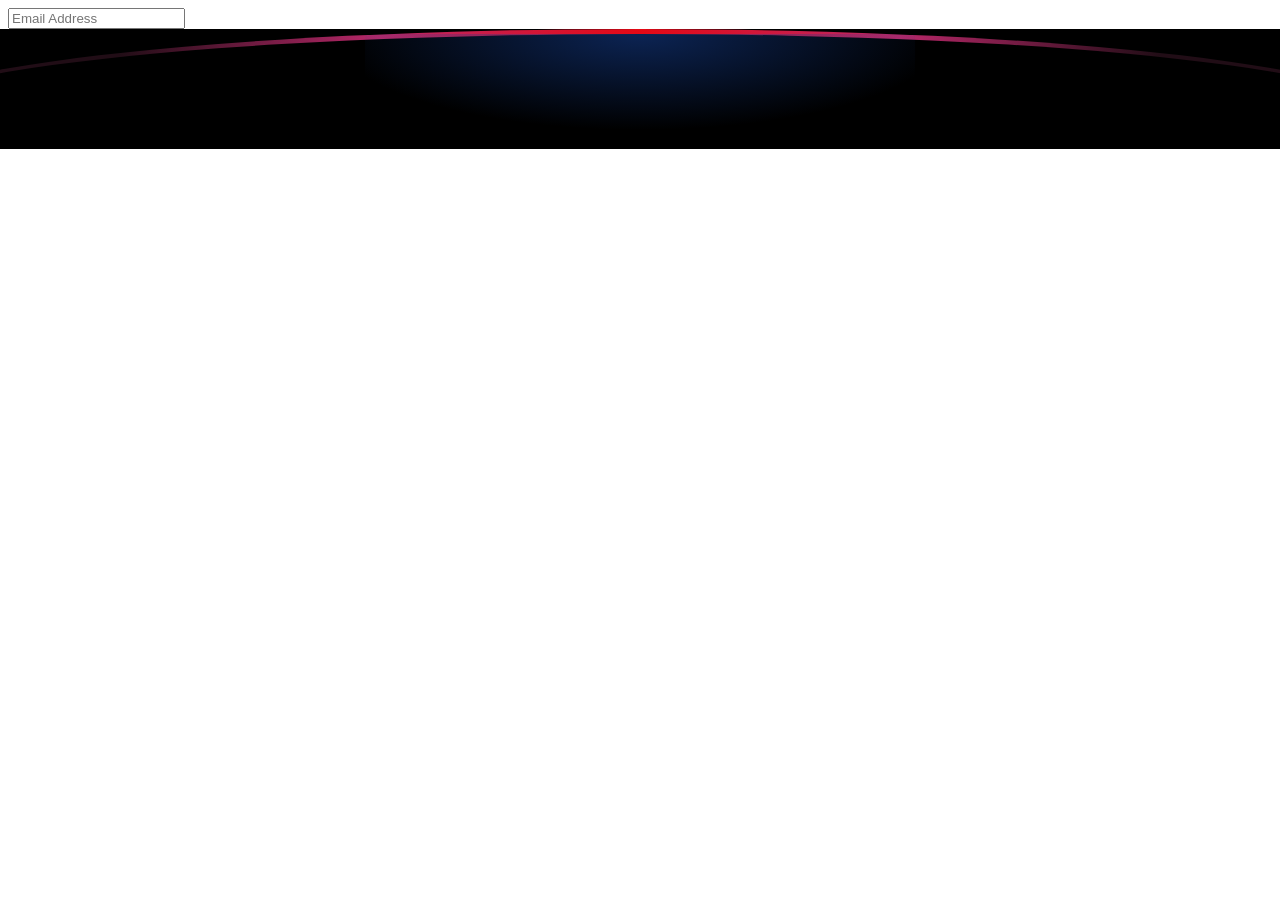
<file: svg.html>
<!DOCTYPE html>
<html lang="en">

<head>
    <meta charset="UTF-8">
    <meta name="viewport" content="width=device-width, initial-scale=1.0">
    <title>Document</title>
    <style>
        body {
            overflow-x: hidden;
        }

        .parentline {
            width: 110%;
            height: 120px;
            background-color: black;
            overflow: hidden;
            position: relative;
            left: 50%;
            transform: translateX(-50%);


        }

        .line {
            position: absolute;
            width: 110%;
            height: 180px;
            border-radius: 53%;
            transform: translate(-50%);
            left: 50%;
            background: linear-gradient(to right,
                    rgba(33, 13, 22, 1) 16%,
                    rgba(184, 40, 105, 1),
                    rgba(229, 9, 20, 1),
                    rgba(184, 40, 105, 1),
                    rgba(33, 13, 22, 1) 84%);
            display: flex;
            justify-content: center;
            overflow: hidden;
            z-index: 3;


        }


        .line::before {
            content: '';
            position: absolute;
            inset: 5px;
            border-radius: 53%;
            background: black;

        }

        .glow {
            margin-top: 5px;
            position: absolute;
            height: 200px;
            width: 550px;
            z-index: 1;
            background: radial-gradient(ellipse 70% 60% at 50% 0%, rgba(20, 60, 140, 0.6) 0%, rgba(0, 0, 0, 0.0) 80%);
        }
    </style>
</head>

<body>
    <input type="email" placeholder="Email Address" class="email" name="email" id="email">
    <div class="parentline">
        <div class="line">
            <div class="glow"></div>
        </div>
    </div>
</body>

</html>
</file>
<file: style.css>
@import url('https://fonts.googleapis.com/css2?family=Poppins:ital,wght@0,100;0,200;0,300;0,400;0,500;0,600;0,700;0,800;0,900;1,100;1,200;1,300;1,400;1,500;1,600;1,700;1,800;1,900&display=swap');

* {
    margin: 0;
    padding: 0;
    font-family: "Poppins", sans-serif;
    font-weight: 500;
    font-style: normal;
}

body {
    overflow-x: hidden;
    overflow-y: scroll;
    background-color: black;
    position: relative;
    z-index: -4;

}

.main {
    background-image: url(Assets/Images/PK-en-20260921-TRIFECTA-perspective_e476dacd-ca8e-430c-a1bf-2f68ab7128e4_large.jpg);
    background-repeat: no-repeat;
    background-size: cover;
    height: 90vh;
    position: relative;
    z-index: -2;
    width: 100%;

}

.main .box {
    height: 100vh;
    width: 100%;
    opacity: 0.69;
    position: absolute;
    top: 0;
    background-color: black;
    z-index: -1;
}

.parent1 {}

main {
    align-content: center;
    height: 79vh;
}

.parent2 {
    display: flex;
    justify-content: center;
    align-items: center;
    text-align: center;
}

.parent3 {
    display: flex;
    justify-content: center;
    align-items: center;
    gap: 5px;
}

.upemail{
    gap: 5px;
    display: flex;
    align-items: center;
    justify-content: center;
}

nav {
    display: flex;
    justify-content: space-between;
    align-items: center;

}

.navparent{
    width: 100%;
    margin: 10px 60px 0 60px;
    display: flex;
    justify-content: space-between;
    align-items: center;
}

.logo {
    margin-left: 5rem;
}

.btn {
    background-color: red;
    color: white;
    font-size: 24px;
    border: none;
    padding: 14px 18px;
    border-radius: 4px;
}

.signin {
    padding: 9px 18px;
    font-size: 1rem;
    border-radius: 7px;
    margin-right: 5rem;
}

.get {
    font-weight: bold;
}

.para {
    line-height: 3;
}

.heapara {
    color: white;
    font-size: 44px;
    font-weight: bolder;
    line-height: 1;
}

.norpara {
    color: white;
    font-size: 20px;
}

.norpara2 {
    color: white;
    font-size: 16px;
}

.email {
    padding: 19px 140px 19px 12px;
    border: 1px solid gray;
    color: white;
    border-radius: 4px;
    background-color: rgba(37, 37, 37, 0.534);
}

.parentseparation {
    margin-top: -3.1rem;
    /* background-color: black; */
    height: 120px;
    width: 110%;
    overflow: hidden;
    position: relative;
    left: 50%;
    transform: translate(-50%);
}

.separation {
    position: absolute;
    width: 120%;
    height: 180px;
    border-radius: 53%;
    transform: translate(-50%);
    left: 50%;
    background: linear-gradient(to right,
            rgba(33, 13, 22, 1) 16%,
            rgba(184, 40, 105, 1),
            rgba(229, 9, 20, 1),
            rgba(184, 40, 105, 1),
            rgba(33, 13, 22, 1) 84%);
    display: flex;
    justify-content: center;
    z-index: 3;
    overflow: hidden;
}

.separation::before,
.separation::after {
    content: '';
    position: absolute;
    inset: 5px;
    border-radius: 53%;
    background-color: black;
}

.glow {
    margin-top: 5px;
    position: absolute;
    height: 200px;
    width: 550px;
    z-index: 1;
    background: radial-gradient(ellipse 70% 60% at 50% 0%, rgba(20, 60, 140, 0.6) 0%, rgba(0, 0, 0, 0.0) 80%);
}

.sectiontwo{
    height: 159vh;
}

.popular {
    top: 0;
    /* margin: 0px 0px 0px 100px; */
    position: relative;
    color: white;
    height: 390px;
    width: 75%;
    justify-self: center;
    white-space: nowrap;
    overflow: hidden;
    padding: 0 5px 0 30px;
    padding: 0 20px 0 30px;

}

.trending {
    margin: 0 0 25px 0px;
    font-size: 24px;
    font-weight: bolder;
}

.movie span {
    color: black;
    position: absolute;
    margin-top: 160px;
    margin-left: -20px;
    color: rgb(0, 0, 0);
    -webkit-text-stroke: 0.1rem rgb(255, 255, 255);
    text-shadow: 0 0 1.5rem rgba(0, 0, 0, 0.5);
    font-size: 100px;
    font-weight: bolder;
    overflow: visible;
}

.movieparent {
    position: relative;
    top: 0;
    
}

.movie {
    background-size: cover;
    display: inline-block;
    /* position: relative;        */
    margin: 0 20px 3px 0;
    background-color: white;
    height: 260px;
    width: 180px;
    border-radius: 4px;
    vertical-align: top;
    z-index: -1;
    top: 0;
    cursor: pointer;

}

.movie1:hover {
    transform: scale(1.1);
    transition: all ease-in-out 0.2s;
}
.movie2:hover {
    transform: scale(1.1);
    transition: all ease-in-out 0.2s;
}
.movie3:hover {
    transform: scale(1.1);
    transition: all ease-in-out 0.2s;
}
.movie4:hover {
    transform: scale(1.1);
    transition: all ease-in-out 0.2s;
}
.movie5:hover {
    transform: scale(1.1);
    transition: all ease-in-out 0.2s;
}
.movie6:hover {
    transform: scale(1.1);
    transition: all ease-in-out 0.2s;
}
.movie7:hover {
    transform: scale(1.1);
    transition: all ease-in-out 0.2s;
}
.movie8:hover {
    transform: scale(1.1);
    transition: all ease-in-out 0.2s;
}
.movie9:hover {
    transform: scale(1.1);
    transition: all ease-in-out 0.2s;
}

.movie1 {
    background-image: url(Assets/Images/AAAABaZEyL4lBxMbJc6Mov0W6-fxDiCNnI0STN_Vx6ViMePxAAQGf5R3gQLUCEkz2YMSctqnX0q92jBVrJeK0uY79Ub862UN4hl1wNE.webp);
}

.movie2 {
    background-image: url(Assets/Images/AAAABc7e6rwQFsNGCsH1TIlwIXN3R9ZCM5OpDWGt_7pwSDptuOrf-0qzA52lVjrL4Dm7Fn1hcjKNbkfW5kFP3mfYumMzUWnX5qJt6_UFAZqME707ouc3hn8yG_j48FbRSFnE9T6I_2.webp);
}

.movie3 {
    background-image: url(Assets/Images/AAAABdASUN6RmS_9Cz6RcM4PKxYy7dodzanPKLVynf3XovDr3AcakvtDLt5PVphbOEWfopc547BO194AXv3WsY4MT8efTOi8sjiEvY8.webp);
}

.movie4 {
    background-image: url(Assets/Images/AAAABdM4UW4JXefgoc1yBGPo3rlxRskZiEj1YSHXNwQOaeLknyFaI92bi2IdgPFKJZQso-zwq__04BQrYyaYR8zmwzMpGJOaRKeQku8.webp);
}

.movie5 {
    background-image: url(Assets/Images/AAAABeikxOmGEO_Y-R8texJKA06Umf9iqSxqFGnus6nod1dFu7alDC-1scSVmL8JKqoEe4fY5QQnnhTaamrOQPeBRZoXHXYaNAynh5kmU0zUBKDfHOjEyC3qZyIF-F2W0lxSSLk8.webp);
}

.movie6 {
    background-image: url(Assets/Images/AAAABQXbgFgkrNy8pw_gF7fJSMb8nKhmX2MvnpAr7LDhGlTxmjUXFcZg3fVv0jQ8K5nda5of0tkl7hkGWfKha8JxIagiI8UgPJoBug4.webp);
}

.movie7 {
    background-image: url(Assets/Images/AAAABRPqZhJdEC_xHF4iqiWfZvlwJT9FrSPWkJAct_7LPtBXV_RhR6ZD47YMeS-FaSaWdiu92kcnNjiyBMmblr68FVgCH3hJ72nTm3Y_2.webp);
}

.movie8 {
    background-image: url(Assets/Images/AAAABSwMP_RP4yykJh43expsqt9f9o1tQuoaPVgB_6t5wLQmTIFH0C7ou759TjdtLFRaD8a7ugZ-YjogjGN6baRmKUGfKSySB8Akfs8.webp);
}

.movie9 {
    background-image: url(Assets/Images/AAAABXSt2dVwNhwAPc81Z_L8_iVFh36dwWvOgYjsa1Ys7QKVWGiqUZAFqwdVl0aDlc2-I41hOEnaYihqECCNw4LlhdqarM5WQNjiY3yPIwjwN6i44v-PXqiz2G7MZPyV7s5e3WjT.webp);
}

.btnnn {
    display: flex;
    justify-content: space-between;
    /* height: 60px; */
    position: relative;
    z-index: 1;


}

.btnn {
    height: 100px;
    width: 25px;
    position: absolute;
    margin-top: 130px;
    border-radius: 7px;
    border: none;
    font-size: 18px;
    font-weight: bolder;
    background-color: rgba(36, 35, 35, 0.525);
    color: white;
    cursor: pointer;
}

.left {
    left: 0%;
    margin-left: 10%;
}

.right {
    right: 0%;
    margin-right: 8%;
}

.cardssparent{
    display: flex;
    justify-content: center;
    width: 100%;
    height: 45%;
}
.cardsparent {
    /* background-color: white; */
    height: 450px;
    justify-self: center;
    /* margin: 40px 50px 50px 120px; */


}

.more {
    margin-left: 30px;
    color: white;
    font-weight: bold;
    font-size: 25px;
}

.cards {
    justify-self: center;
    margin: 25px 0 0 20px;
    top: 0%;
    border-radius: 12px;
    background: linear-gradient(149deg, #192247 0%, #210e17 96.86%);
    /* margin: 14px; */
    background-color: black;
    height: 300px;
    display: inline-block;
    width: 250px;
    position: relative;
}

.cards .letters {
    color: white;
    position: absolute;
    left: 0;
    right: 0;
    top: 0;
    bottom: 0;
    margin: 20px 0 0px 20px;
    font-size: 20px;
    font-weight: bolder;
    
}

.choteletters {
    font-family: "Poppins", sans-serif;
    font-weight: 400;
    font-style: normal;
    font-size: 18px;
    margin: 10px 10px 0 0;
    font-size: 16px;
    color: rgb(179, 174, 174);
}

.cards .parentcomputer{
    display: flex;
    height: 120px;
    justify-content: flex-end;
    align-items: flex-end;
    margin: 0 7px 0px 0;
}
.cards .parentarrow{
    display: flex;
    height: 75px;
    justify-content: flex-end;
    align-items: flex-end;
    margin: 0 7px 0px 0;
}
.cards .parenttelescope{
    display: flex;
    height: 120px;
    justify-content: flex-end;
    align-items: flex-end;
    margin: 0 7px 0px 0;
}
.cards .parentsmile{
    display: flex;
    height: 65px;
    justify-content: flex-end;
    align-items: flex-end;
    margin: 0 7px 0px 0;
}

.parent4{
    justify-self: center;
    height: 64vh;
    width: 82vw;
    /* background-color: white; */
}

.frequently{
    margin-left: -1.5%;
    font-weight: bold;
    font-size: 26px;
    color: white;
}

.questions{
    color: white;
    margin: 20px 0 0 0;
    height: 80px;
    width: 500px;
    display: flex;
    justify-self: center;
    justify-content: center;
    flex-direction: row;
    gap: 20px;
    
}

.question span h3 button{
    cursor: pointer;
}

.questionss{
    display: flex;
    flex-direction: column;
    /* gap: 20px */
    
    
}

.questionss2{
    display: flex;
    flex-direction: column;
    /* gap: 20px */
 
}
.question{
    cursor: pointer;
    margin: 0 15px 20px 10px;
    background-color: rgb(37, 35, 33);
    width: 500px;
}


.questions button{
    font-family: "Poppins", sans-serif;
    font-weight: 400;
    font-style: normal;
    height: 80px;
    font-size: 24px;
    color: white;
    border: none;
    background-color: transparent;
    margin: 0 30px 0 15px;
}

.questions span{
    display: flex;
    justify-content: space-between;
    align-items: center;
}

.plus button{
    font-size: 10px;
    filter: brightness(0) invert(1);
}

.question:hover{
    background-color: rgb(65, 62, 62);
}

.parentdownemail {
    /* background-color: white; */
    height: 100px;
    display: flex;
    justify-content: center;
    text-align: center;
    gap: 4px;
    align-items: center;
    margin: 0 0 20px 0;
}

.downemail{
    display: flex;
    align-items: center;
    gap: 4px;
}

.ready{
    color: white;
    margin: 13px;
}
.emaill{
    padding: 19px 380px 19px 12px;
}

.started{
    padding: 14px 22px;
}

.sectionthree{
    height: 80vh;
    
}

footer{
    
    /* background-color: white; */
    height: 70vh;
    display: flex;
    justify-content: center;

}

.linksparent{
    background-color: black;
    height: 60vh;
    width: 80%;
    display: flex;
    align-self: flex-start;
    justify-self: center;
    flex-direction: column;
    margin-top: 70px;;
}

.firstlink{
    
    margin: 20px 0 0 0;
}
.linkcolumn{
    height: 35vh;
}

.contactus a{
    font-family: "Poppins", sans-serif;
    font-weight: 300;
    font-style: normal;
    color: rgba(255, 255, 255, 0.7);
    text-decoration-color: rgba(255, 255, 255, 0.7);
    border-radius: 0.125rem;
}

.alllinks {
    display: inline-flex;
    width: 100%;
    height: 30%;
}

ul li a{
    color: white;
}
ul {
    list-style: none;
}

.links{
    margin: 30px 0 0 0;
    display: flex;
    row-gap: 20px;
    flex-wrap: wrap;
    width: 100%;
}

.link{
    row-gap: 20px;
    width: 25%;
}

.link a{
    font-family: "Poppins", sans-serif;
    font-weight: 300;
    font-style: normal;
    font-size: 14px;
    color: rgba(255, 255, 255, 0.7);
    text-decoration-color: rgba(255, 255, 255, 0.7);
    border-radius: 0.125rem;
}

.language{
    padding: 3px 14px;
    border: 1px solid gray;
    background-color: rgba(22, 21, 21, 0.884);
    color: white;
    font-weight: bolder;
    letter-spacing: -0.1;
    border-radius: 3px;
}

.selectparent{
    margin: 30px 0 0 0;
    font-family: "Poppins", sans-serif;
    font-weight: 300;
    font-style: normal;
}
.english{
    height:fit-content;
}

.netflixpk p{
    font-family: "Poppins", sans-serif;
    font-weight: 300;
    font-style: normal;
}

.robot p{
    font-family: "Poppins", sans-serif;
    font-weight: 300;
    font-style: normal;
}
.netflixpk{
    margin: 40px 0 0 0;
    color: rgba(255, 255, 255, 0.7);
    font-size: 16px;
    font-weight: 500;
}

.robot{
    margin: 40px 0 0 0;
    color: rgba(255, 255, 255, 0.7);
    font-size: 14px;
}

@media screen and (min-width: 1280px){

    body{
        overflow-y:scroll ;
        overflow-x:hidden ;
    }
    .main{
        min-height: min(40vh);
    }

    main{
        height: 80vh;
    }

    .logo{
        margin-left: 2rem;
    }
    .signin{
        font-size: 1rem;
        margin-right: 0rem;
        width: 6rem;
        height: 3rem;
        display: flex;
        align-items: center;
        justify-content: center;
    }

    .parentseparation{
        margin-top: -1.3rem;
    }
    
}

@media screen and (max-width: 1032px) {
    
    .main{
        height: 60vh;
    }

    main{
        height: 45vh;
    }

    .logo{
        margin-left: 2rem;
    }
    .signin{
        margin-right: 2rem;
    }

    .parentseparation{
        margin-top: 3.1rem ;
    }

    .left{
        margin-left: 5%;
    }
    .right{
        margin-right: 2%;
    }
    .popular{
        width: 85%;
    }

    .movie{
        height: 250px;
    }

    .movie span{
        font-size: 80px;
        margin-left: -10px;
        margin-top: 130px;
    }

    .cardssparent{
        height: 25%;
    }
    .more{
        margin: 0 0 0 10px;
        font-size: 24px;
    }
    
    .cards .letters{
        font-size: 16px;
    }
    .cardsparent{
        width: 88%;
    }

    .cards{
        width: 440px;
        height: 190px;
        margin: 6px 5px 0px 5px;
    }

    .cards .parentcomputer{
        height: 80px;
    }
    .cards .parentarrow{
        height: 75px;
    }
    .cards .parenttelescope{
        height: 80px;
    }
    .cards .parentsmile{
        height: 55px;
    }
}

@media screen and (max-width: 960px){
    
    body{
        overflow-y:scroll ;
        overflow-x:hidden ;
    }
    .main{
        max-height: 46vh;
    }

    main{
        height: 35vh;
    }

    .logo{
        margin-left: 0rem;
        width: 20%;
    }
    .signin{
        font-size: 0.89rem;
        margin-right: 0rem;
        width: 5.3rem;
        height: 2rem;
        display: flex;
        align-items: center;
    }

    .parentseparation{
        margin-top: 1.9rem;
        height: 99px;
    }
    
    .cardssparent{
        height: 42vh;
        margin-bottom: 4rem;
    }
    .cardsparent{
        width: 90%;
    }
    .cards{
        width: 42vw;
        height: 17vh;
    }
    
    .popular{
        width: 85%;
    }
    .cards .parentcomputer{
        height: 40%;
    }
    .cards .parentarrow{
        height: 38%;
    }
    .cards .parenttelescope{
        height: 55%;
    }
    .cards .parentsmile{
        height: 43%;
    }

    .btnnn .left{
        margin-left: 4%;
    }
    .btnnn .right{
        margin-right: 1%;
    }

    .parent4{
        width: 90vw;
        height: 31vh;
    }
    .frequently{
        width: ;
    }
    .question{
        width: 386px ;
    }
    .questions button{
        height: 7vh;
        text-align: left;
        margin: 0px 18px 0 22px;
    }
    
    .sectiontwo{
        height: 150vh;
    }
    .linkcolumn{
        height: 15vh;
    }
    .sectionthree{
        height: 25vh;
    }

    .linksparent{
        height: 15vh ;
    }
    footer{
        height: 15vh ;
    }
}
</file>
